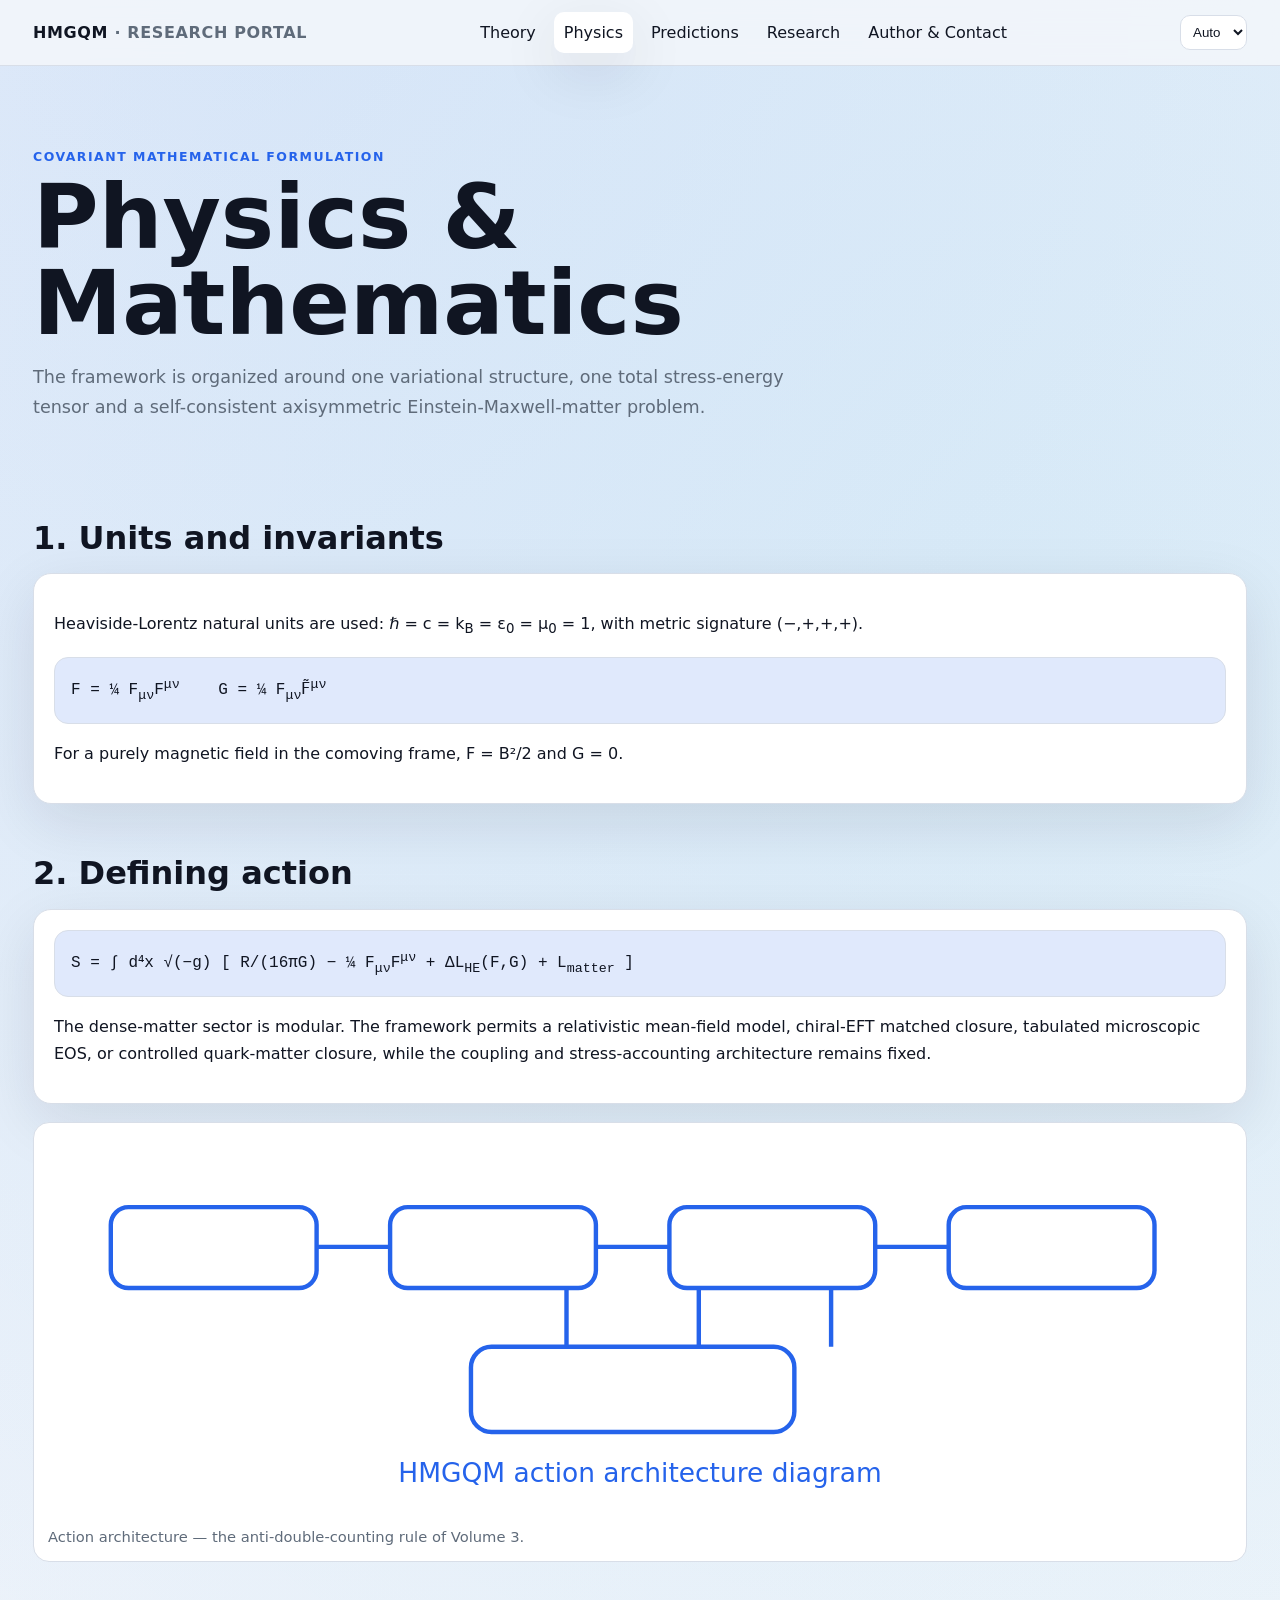
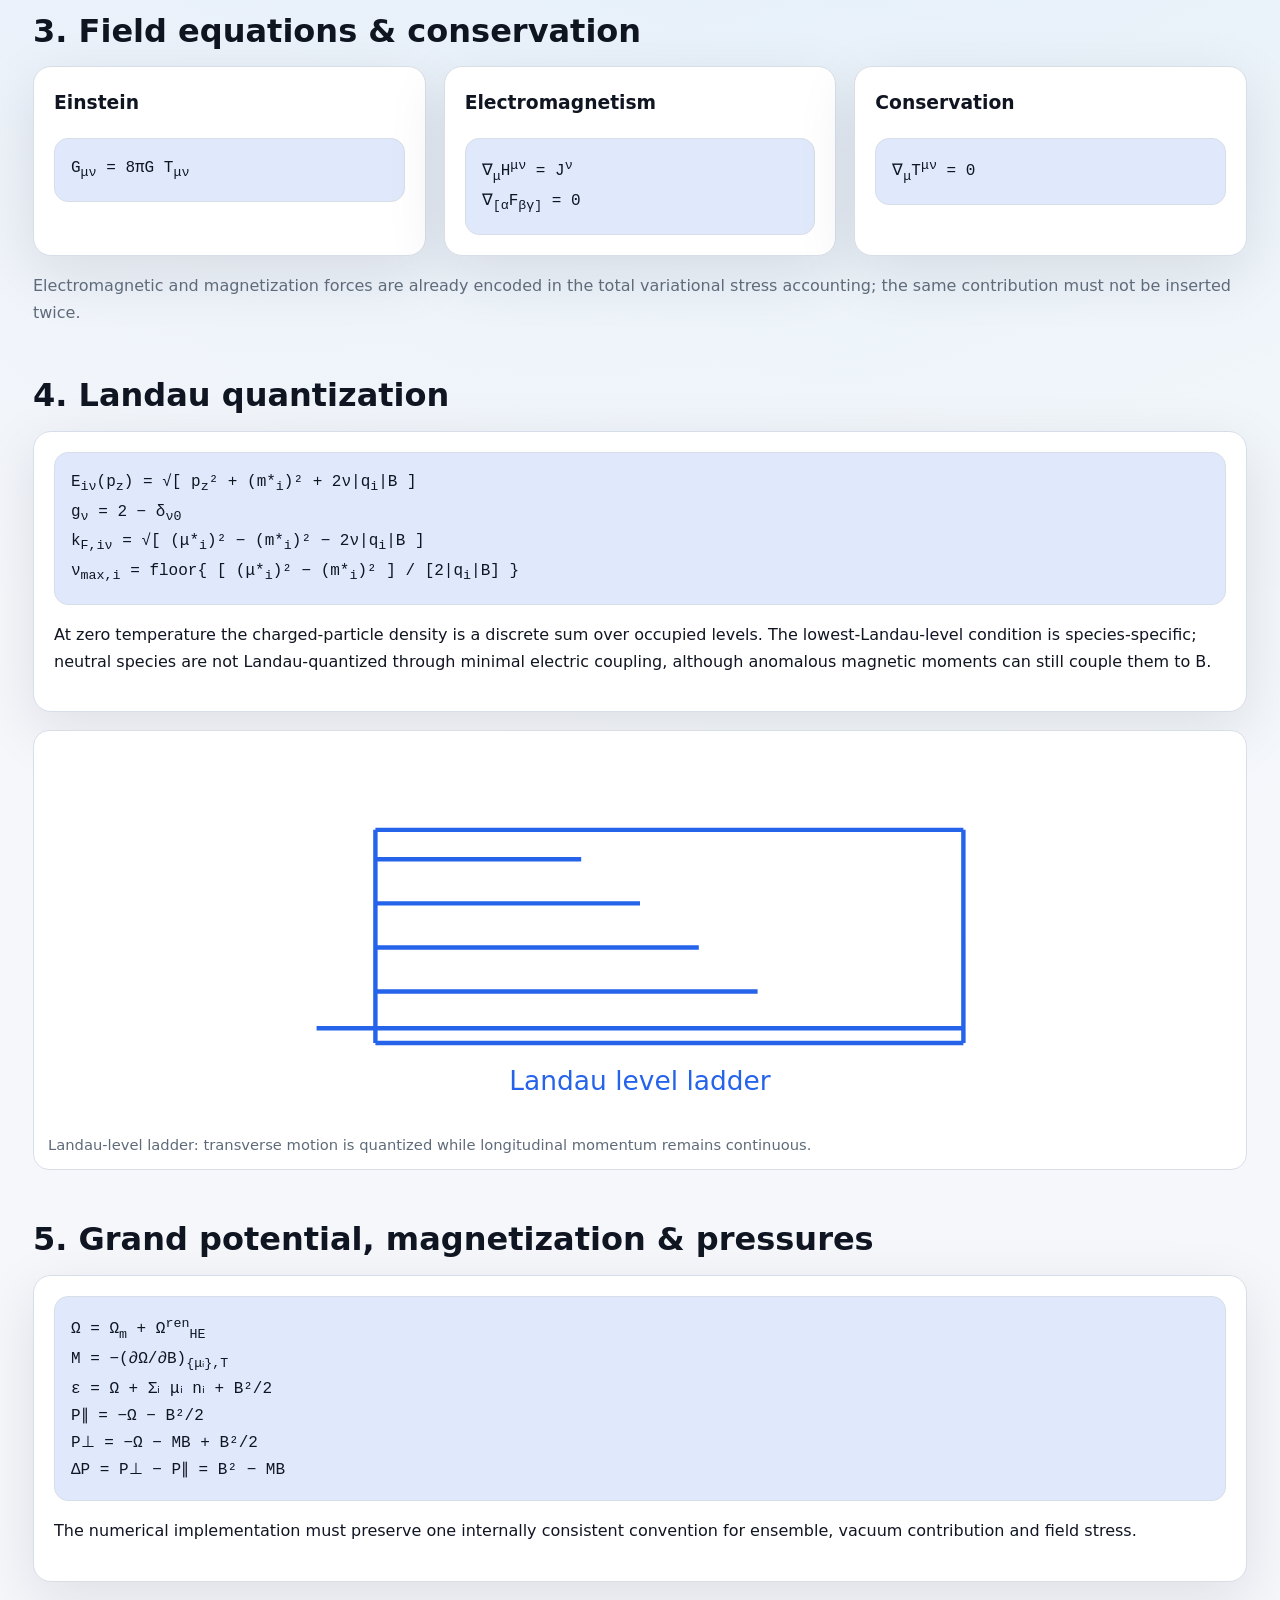
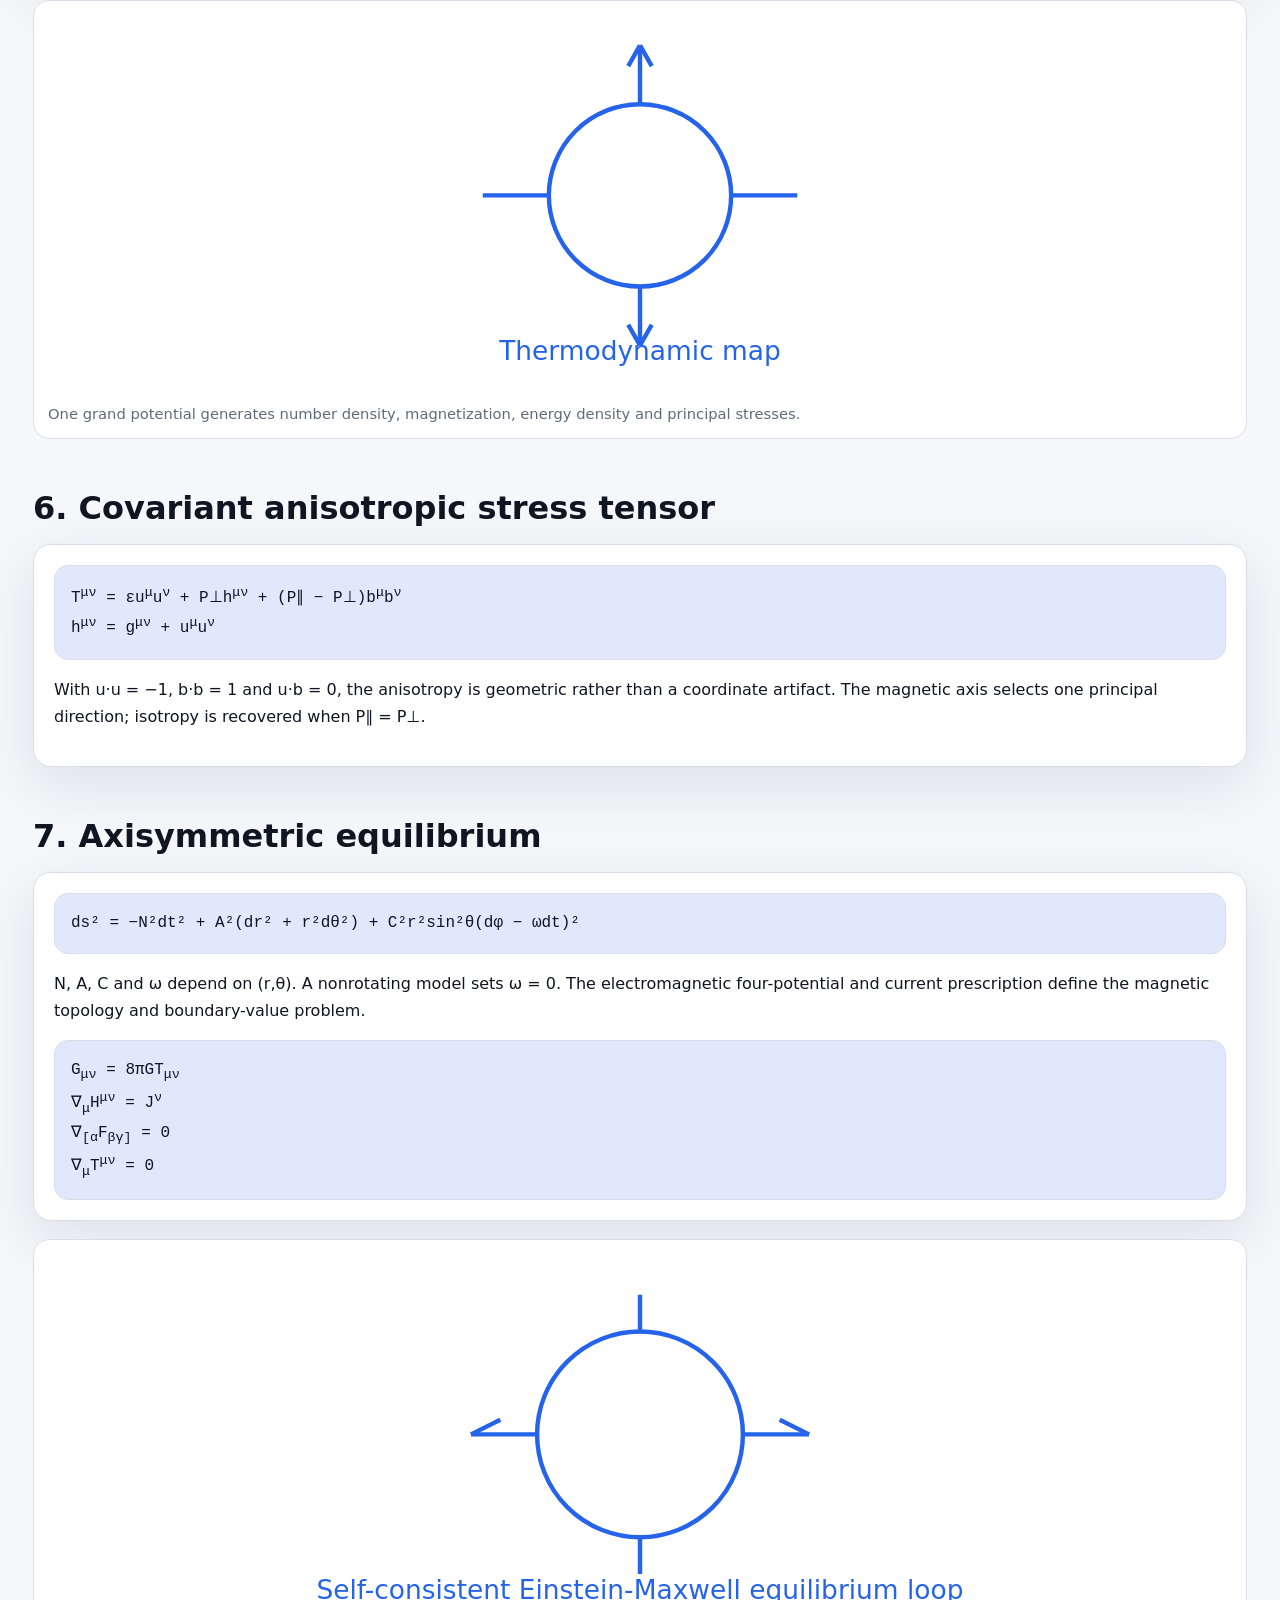
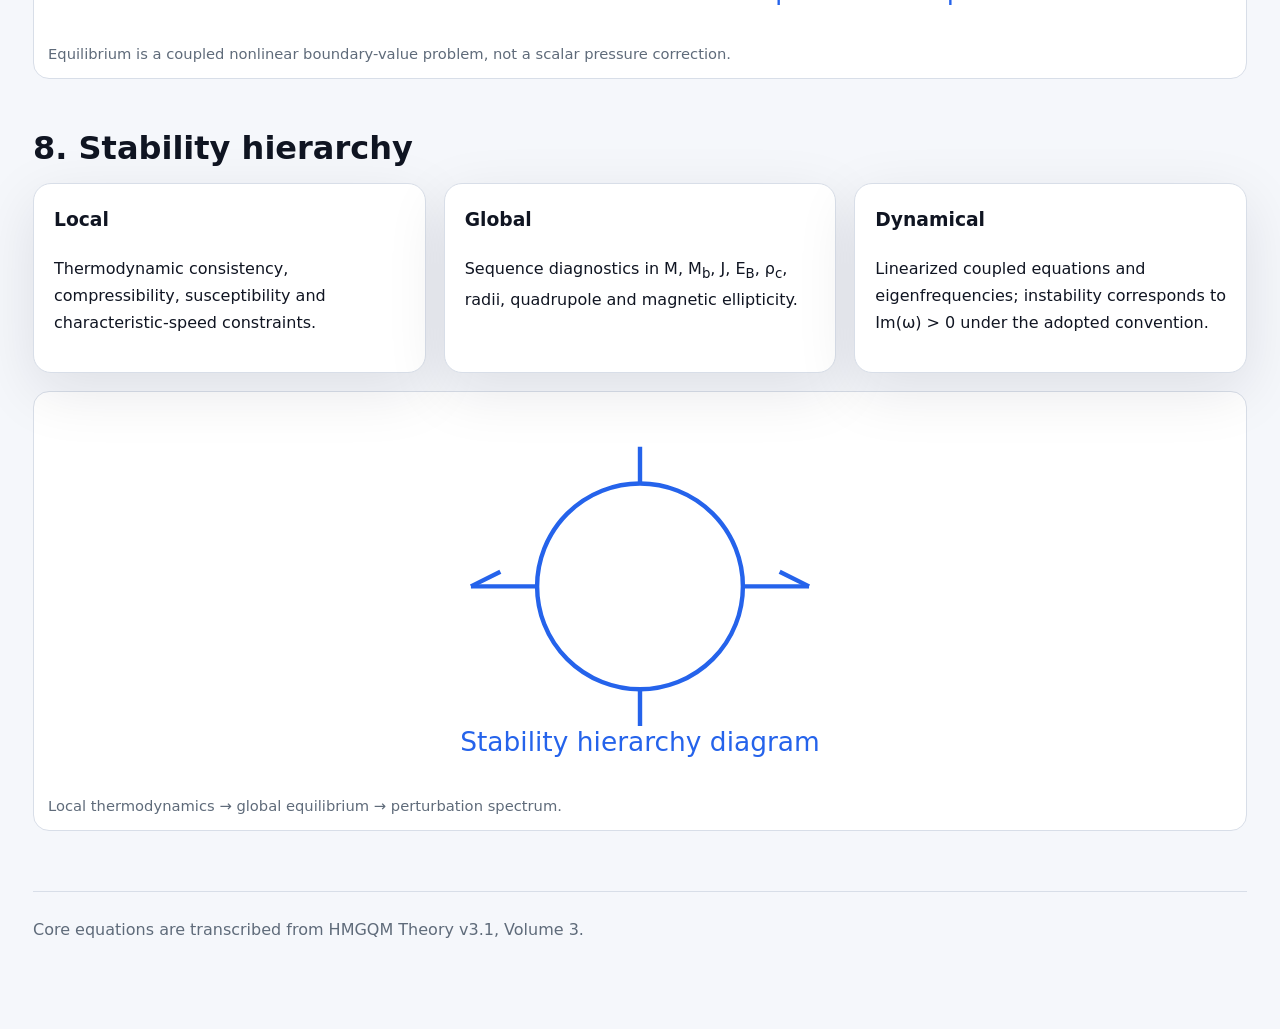
<file: physics.html>
<!doctype html><html lang="en"><head><meta charset="utf-8"><meta name="viewport" content="width=device-width,initial-scale=1"><title>HMGQM · Physics & Mathematics</title><meta name="description" content="Core HMGQM equations, action, finite-field QED, Landau quantization, stress tensor and axisymmetric equilibrium."><link rel="stylesheet" href="style.css"></head><body><header class="top"><nav class="nav"><a class="brand" href="index.html" aria-label="HMGQM Research Portal">HMGQM <span>· RESEARCH PORTAL</span></a><button class="nav-toggle" type="button" aria-label="Open navigation" aria-expanded="false" data-nav-toggle>☰</button><div class="links" data-nav-links><a data-nav="index.html" href="index.html">Theory</a><a data-nav="physics.html" href="physics.html">Physics</a><a data-nav="predictions.html" href="predictions.html">Predictions</a><a data-nav="research.html" href="research.html">Research</a><a data-nav="contact.html" href="contact.html">Author & Contact</a></div><select class="theme" data-theme-select aria-label="Theme"><option value="auto">Auto</option><option value="light">Light</option><option value="dark">Dark</option></select></nav></header><main class="wrap">
<section class="hero"><div><div class="eyebrow">Covariant mathematical formulation</div><h1>Physics & Mathematics</h1><p class="lead">The framework is organized around one variational structure, one total stress-energy tensor and a self-consistent axisymmetric Einstein-Maxwell-matter problem.</p></div></section>
<section class="section"><h2>1. Units and invariants</h2><div class="card full"><p>Heaviside-Lorentz natural units are used: ℏ = c = k<sub>B</sub> = ε<sub>0</sub> = μ<sub>0</sub> = 1, with metric signature (−,+,+,+).</p><div class="equation">F = ¼ F<sub>μν</sub>F<sup>μν</sup> &nbsp;&nbsp; G = ¼ F<sub>μν</sub>F̃<sup>μν</sup></div><p>For a purely magnetic field in the comoving frame, F = B²/2 and G = 0.</p></div></section>
<section class="section"><h2>2. Defining action</h2><div class="card full"><div class="equation">S = ∫ d⁴x √(−g) [ R/(16πG) − ¼ F<sub>μν</sub>F<sup>μν</sup> + ΔL<sub>HE</sub>(F,G) + L<sub>matter</sub> ]</div><p>The dense-matter sector is modular. The framework permits a relativistic mean-field model, chiral-EFT matched closure, tabulated microscopic EOS, or controlled quark-matter closure, while the coupling and stress-accounting architecture remains fixed.</p></div><div class="figure"><div style="padding:18px;color:var(--accent)"><svg viewBox="0 0 800 240" role="img" aria-label="HMGQM action architecture diagram" xmlns="http://www.w3.org/2000/svg"><g fill="none" stroke="currentColor" stroke-width="3"><rect x="40" y="45" width="140" height="55" rx="12"/><rect x="230" y="45" width="140" height="55" rx="12"/><rect x="420" y="45" width="140" height="55" rx="12"/><rect x="610" y="45" width="140" height="55" rx="12"/><path d="M180 72h50M370 72h50M560 72h50"/><rect x="285" y="140" width="220" height="58" rx="14"/><path d="M350 100v40M440 100v40M530 100v40"/></g><g fill="currentColor" font-family="system-ui" font-size="18" text-anchor="middle"><text x="400" y="232">HMGQM action architecture diagram</text></g></svg></div><div class="caption">Action architecture — the anti-double-counting rule of Volume 3.</div></div></section>
<section class="section"><h2>3. Field equations & conservation</h2><div class="grid"><article class="card"><h3>Einstein</h3><div class="equation">G<sub>μν</sub> = 8πG T<sub>μν</sub></div></article><article class="card"><h3>Electromagnetism</h3><div class="equation">∇<sub>μ</sub>H<sup>μν</sup> = J<sup>ν</sup><br>∇<sub>[α</sub>F<sub>βγ]</sub> = 0</div></article><article class="card"><h3>Conservation</h3><div class="equation">∇<sub>μ</sub>T<sup>μν</sup> = 0</div></article></div><p class="muted">Electromagnetic and magnetization forces are already encoded in the total variational stress accounting; the same contribution must not be inserted twice.</p></section>
<section class="section"><h2>4. Landau quantization</h2><div class="card full"><div class="equation">E<sub>iν</sub>(p<sub>z</sub>) = √[ p<sub>z</sub>² + (m*<sub>i</sub>)² + 2ν|q<sub>i</sub>|B ]<br>g<sub>ν</sub> = 2 − δ<sub>ν0</sub><br>k<sub>F,iν</sub> = √[ (μ*<sub>i</sub>)² − (m*<sub>i</sub>)² − 2ν|q<sub>i</sub>|B ]<br>ν<sub>max,i</sub> = floor{ [ (μ*<sub>i</sub>)² − (m*<sub>i</sub>)² ] / [2|q<sub>i</sub>|B] }</div><p>At zero temperature the charged-particle density is a discrete sum over occupied levels. The lowest-Landau-level condition is species-specific; neutral species are not Landau-quantized through minimal electric coupling, although anomalous magnetic moments can still couple them to B.</p></div><div class="figure"><div style="padding:18px;color:var(--accent)"><svg viewBox="0 0 800 240" role="img" aria-label="Landau level ladder" xmlns="http://www.w3.org/2000/svg"><g fill="none" stroke="currentColor" stroke-width="3"><path d="M180 190h440M220 165h260M220 135h220M220 105h180M220 75h140"/><path d="M220 55v145M620 55v145"/><path d="M220 55l400 0M220 200l400 0"/></g><g fill="currentColor" font-family="system-ui" font-size="18" text-anchor="middle"><text x="400" y="232">Landau level ladder</text></g></svg></div><div class="caption">Landau-level ladder: transverse motion is quantized while longitudinal momentum remains continuous.</div></div></section>
<section class="section"><h2>5. Grand potential, magnetization & pressures</h2><div class="card full"><div class="equation">Ω = Ω<sub>m</sub> + Ω<sup>ren</sup><sub>HE</sub><br>M = −(∂Ω/∂B)<sub>{μᵢ},T</sub><br>ε = Ω + Σᵢ μᵢ nᵢ + B²/2<br>P∥ = −Ω − B²/2<br>P⊥ = −Ω − MB + B²/2<br>ΔP = P⊥ − P∥ = B² − MB</div><p>The numerical implementation must preserve one internally consistent convention for ensemble, vacuum contribution and field stress.</p></div><div class="figure"><div style="padding:18px;color:var(--accent)"><svg viewBox="0 0 800 240" role="img" aria-label="Thermodynamic map" xmlns="http://www.w3.org/2000/svg"><g fill="none" stroke="currentColor" stroke-width="3"><circle cx="400" cy="120" r="62"/><path d="M400 58V18M400 182v40M338 120h-45M462 120h45"/><path d="M400 18l-8 14M400 18l8 14M400 222l-8-14M400 222l8-14"/></g><g fill="currentColor" font-family="system-ui" font-size="18" text-anchor="middle"><text x="400" y="232">Thermodynamic map</text></g></svg></div><div class="caption">One grand potential generates number density, magnetization, energy density and principal stresses.</div></div></section>
<section class="section"><h2>6. Covariant anisotropic stress tensor</h2><div class="card full"><div class="equation">T<sup>μν</sup> = εu<sup>μ</sup>u<sup>ν</sup> + P⊥h<sup>μν</sup> + (P∥ − P⊥)b<sup>μ</sup>b<sup>ν</sup><br>h<sup>μν</sup> = g<sup>μν</sup> + u<sup>μ</sup>u<sup>ν</sup></div><p>With u·u = −1, b·b = 1 and u·b = 0, the anisotropy is geometric rather than a coordinate artifact. The magnetic axis selects one principal direction; isotropy is recovered when P∥ = P⊥.</p></div></section>
<section class="section"><h2>7. Axisymmetric equilibrium</h2><div class="card full"><div class="equation">ds² = −N²dt² + A²(dr² + r²dθ²) + C²r²sin²θ(dφ − ωdt)²</div><p>N, A, C and ω depend on (r,θ). A nonrotating model sets ω = 0. The electromagnetic four-potential and current prescription define the magnetic topology and boundary-value problem.</p><div class="equation">G<sub>μν</sub> = 8πGT<sub>μν</sub><br>∇<sub>μ</sub>H<sup>μν</sup> = J<sup>ν</sup><br>∇<sub>[α</sub>F<sub>βγ]</sub> = 0<br>∇<sub>μ</sub>T<sup>μν</sup> = 0</div></div><div class="figure"><div style="padding:18px;color:var(--accent)"><svg viewBox="0 0 800 240" role="img" aria-label="Self-consistent Einstein-Maxwell equilibrium loop" xmlns="http://www.w3.org/2000/svg"><g fill="none" stroke="currentColor" stroke-width="3"><circle cx="400" cy="120" r="70"/><path d="M400 50V25M400 215v-25M330 120h-45M470 120h45"/><path d="M285 120l20-10M515 120l-20-10"/></g><g fill="currentColor" font-family="system-ui" font-size="18" text-anchor="middle"><text x="400" y="232">Self-consistent Einstein-Maxwell equilibrium loop</text></g></svg></div><div class="caption">Equilibrium is a coupled nonlinear boundary-value problem, not a scalar pressure correction.</div></div></section>
<section class="section"><h2>8. Stability hierarchy</h2><div class="grid"><article class="card"><h3>Local</h3><p>Thermodynamic consistency, compressibility, susceptibility and characteristic-speed constraints.</p></article><article class="card"><h3>Global</h3><p>Sequence diagnostics in M, M<sub>b</sub>, J, E<sub>B</sub>, ρ<sub>c</sub>, radii, quadrupole and magnetic ellipticity.</p></article><article class="card"><h3>Dynamical</h3><p>Linearized coupled equations and eigenfrequencies; instability corresponds to Im(ω) &gt; 0 under the adopted convention.</p></article></div><div class="figure"><div style="padding:18px;color:var(--accent)"><svg viewBox="0 0 800 240" role="img" aria-label="Stability hierarchy diagram" xmlns="http://www.w3.org/2000/svg"><g fill="none" stroke="currentColor" stroke-width="3"><circle cx="400" cy="120" r="70"/><path d="M400 50V25M400 215v-25M330 120h-45M470 120h45"/><path d="M285 120l20-10M515 120l-20-10"/></g><g fill="currentColor" font-family="system-ui" font-size="18" text-anchor="middle"><text x="400" y="232">Stability hierarchy diagram</text></g></svg></div><div class="caption">Local thermodynamics → global equilibrium → perturbation spectrum.</div></div></section>
<footer class="footer">Core equations are transcribed from HMGQM Theory v3.1, Volume 3.</footer></main><script src="app.js"></script></body></html>
</file>
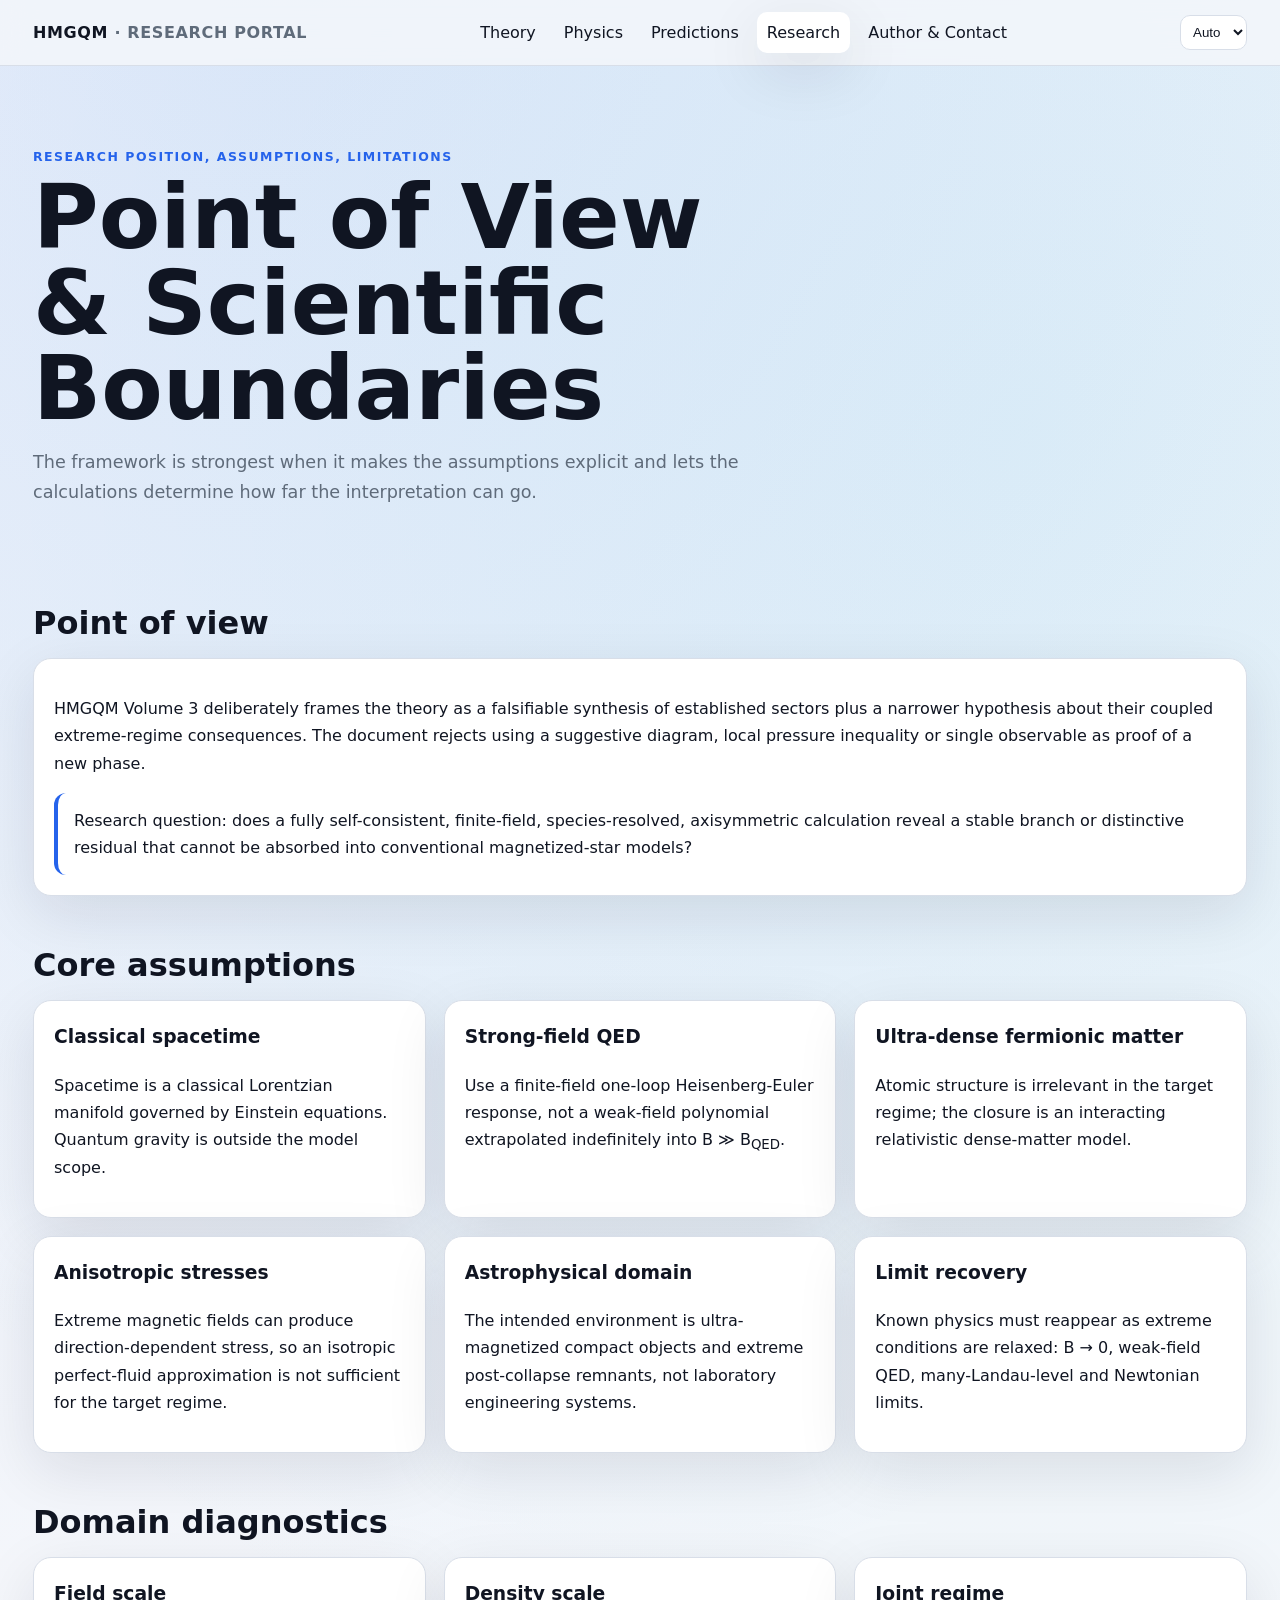
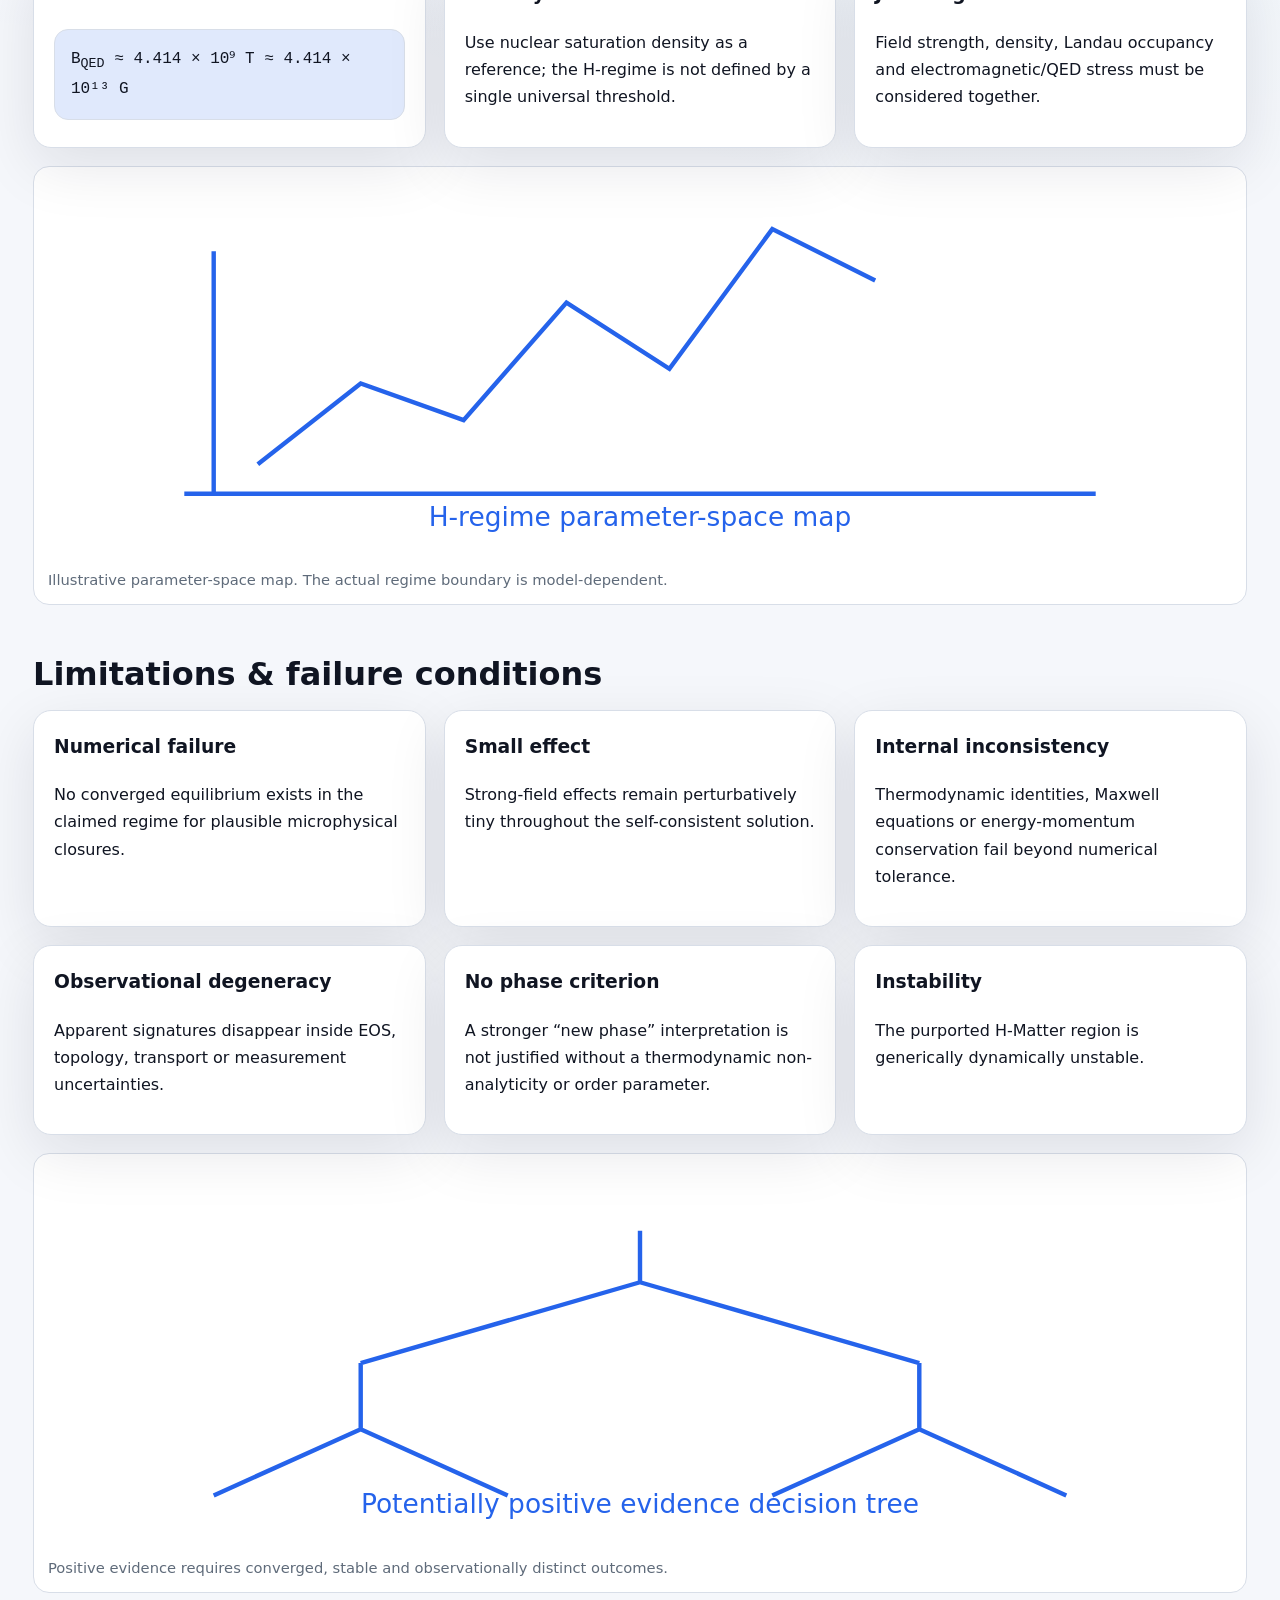
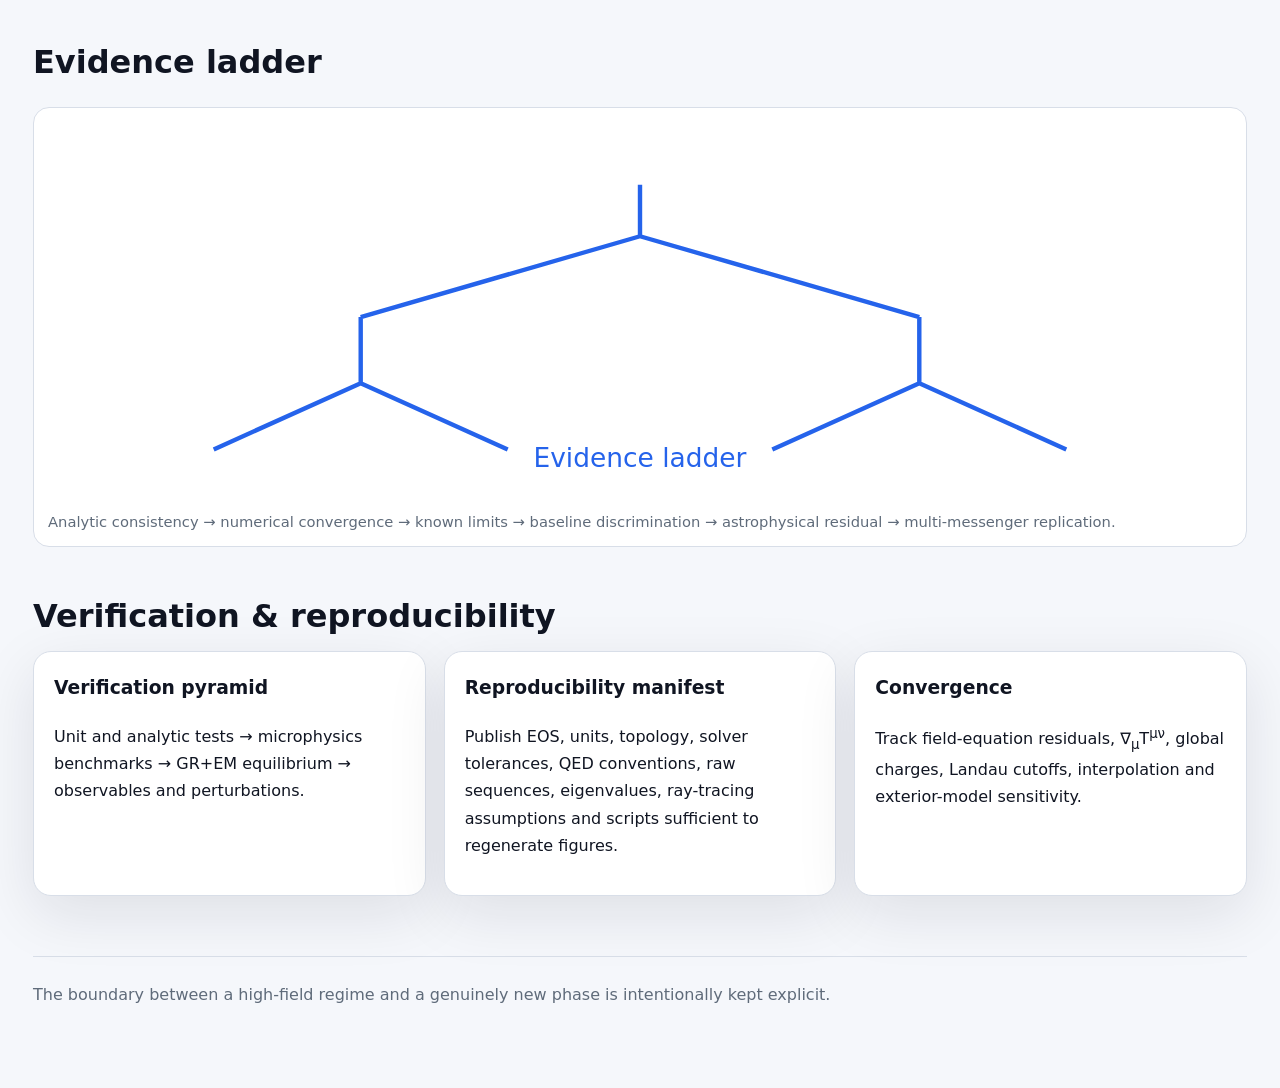
<file: research.html>
<!doctype html><html lang="en"><head><meta charset="utf-8"><meta name="viewport" content="width=device-width,initial-scale=1"><title>HMGQM · Point of View, Assumptions & Limitations</title><meta name="description" content="HMGQM research point of view, assumptions, domain of validity, limitations, falsification conditions and workflow."><link rel="stylesheet" href="style.css"></head><body><header class="top"><nav class="nav"><a class="brand" href="index.html" aria-label="HMGQM Research Portal">HMGQM <span>· RESEARCH PORTAL</span></a><button class="nav-toggle" type="button" aria-label="Open navigation" aria-expanded="false" data-nav-toggle>☰</button><div class="links" data-nav-links><a data-nav="index.html" href="index.html">Theory</a><a data-nav="physics.html" href="physics.html">Physics</a><a data-nav="predictions.html" href="predictions.html">Predictions</a><a data-nav="research.html" href="research.html">Research</a><a data-nav="contact.html" href="contact.html">Author & Contact</a></div><select class="theme" data-theme-select aria-label="Theme"><option value="auto">Auto</option><option value="light">Light</option><option value="dark">Dark</option></select></nav></header><main class="wrap"><section class="hero"><div><div class="eyebrow">Research position, assumptions, limitations</div><h1>Point of View & Scientific Boundaries</h1><p class="lead">The framework is strongest when it makes the assumptions explicit and lets the calculations determine how far the interpretation can go.</p></div></section>
<section class="section"><h2>Point of view</h2><div class="card full"><p>HMGQM Volume 3 deliberately frames the theory as a falsifiable synthesis of established sectors plus a narrower hypothesis about their coupled extreme-regime consequences. The document rejects using a suggestive diagram, local pressure inequality or single observable as proof of a new phase.</p><div class="callout">Research question: does a fully self-consistent, finite-field, species-resolved, axisymmetric calculation reveal a stable branch or distinctive residual that cannot be absorbed into conventional magnetized-star models?</div></div></section>
<section class="section"><h2>Core assumptions</h2><div class="grid"><article class="card"><h3>Classical spacetime</h3><p>Spacetime is a classical Lorentzian manifold governed by Einstein equations. Quantum gravity is outside the model scope.</p></article><article class="card"><h3>Strong-field QED</h3><p>Use a finite-field one-loop Heisenberg-Euler response, not a weak-field polynomial extrapolated indefinitely into B ≫ B<sub>QED</sub>.</p></article><article class="card"><h3>Ultra-dense fermionic matter</h3><p>Atomic structure is irrelevant in the target regime; the closure is an interacting relativistic dense-matter model.</p></article><article class="card"><h3>Anisotropic stresses</h3><p>Extreme magnetic fields can produce direction-dependent stress, so an isotropic perfect-fluid approximation is not sufficient for the target regime.</p></article><article class="card"><h3>Astrophysical domain</h3><p>The intended environment is ultra-magnetized compact objects and extreme post-collapse remnants, not laboratory engineering systems.</p></article><article class="card"><h3>Limit recovery</h3><p>Known physics must reappear as extreme conditions are relaxed: B → 0, weak-field QED, many-Landau-level and Newtonian limits.</p></article></div></section>
<section class="section"><h2>Domain diagnostics</h2><div class="grid"><article class="card"><h3>Field scale</h3><div class="equation">B<sub>QED</sub> ≈ 4.414 × 10⁹ T ≈ 4.414 × 10¹³ G</div></article><article class="card"><h3>Density scale</h3><p>Use nuclear saturation density as a reference; the H-regime is not defined by a single universal threshold.</p></article><article class="card"><h3>Joint regime</h3><p>Field strength, density, Landau occupancy and electromagnetic/QED stress must be considered together.</p></article></div><div class="figure"><div style="padding:18px;color:var(--accent)"><svg viewBox="0 0 800 240" role="img" aria-label="H-regime parameter-space map" xmlns="http://www.w3.org/2000/svg"><g fill="none" stroke="currentColor" stroke-width="3"><path d="M90 210h620M110 210V45"/><path d="M140 190l70-55 70 25 70-80 70 45 70-95 70 35"/></g><g fill="currentColor" font-family="system-ui" font-size="18" text-anchor="middle"><text x="400" y="232">H-regime parameter-space map</text></g></svg></div><div class="caption">Illustrative parameter-space map. The actual regime boundary is model-dependent.</div></div></section>
<section class="section"><h2>Limitations & failure conditions</h2><div class="grid"><article class="card"><h3>Numerical failure</h3><p>No converged equilibrium exists in the claimed regime for plausible microphysical closures.</p></article><article class="card"><h3>Small effect</h3><p>Strong-field effects remain perturbatively tiny throughout the self-consistent solution.</p></article><article class="card"><h3>Internal inconsistency</h3><p>Thermodynamic identities, Maxwell equations or energy-momentum conservation fail beyond numerical tolerance.</p></article><article class="card"><h3>Observational degeneracy</h3><p>Apparent signatures disappear inside EOS, topology, transport or measurement uncertainties.</p></article><article class="card"><h3>No phase criterion</h3><p>A stronger “new phase” interpretation is not justified without a thermodynamic non-analyticity or order parameter.</p></article><article class="card"><h3>Instability</h3><p>The purported H-Matter region is generically dynamically unstable.</p></article></div><div class="figure"><div style="padding:18px;color:var(--accent)"><svg viewBox="0 0 800 240" role="img" aria-label="Potentially positive evidence decision tree" xmlns="http://www.w3.org/2000/svg"><g fill="none" stroke="currentColor" stroke-width="3"><path d="M400 40v35M400 75L210 130M400 75L590 130M210 130v45M590 130v45M210 175l-100 45M210 175l100 45M590 175l-100 45M590 175l100 45"/></g><g fill="currentColor" font-family="system-ui" font-size="18" text-anchor="middle"><text x="400" y="232">Potentially positive evidence decision tree</text></g></svg></div><div class="caption">Positive evidence requires converged, stable and observationally distinct outcomes.</div></div></section>
<section class="section"><h2>Evidence ladder</h2><div class="figure"><div style="padding:18px;color:var(--accent)"><svg viewBox="0 0 800 240" role="img" aria-label="Evidence ladder" xmlns="http://www.w3.org/2000/svg"><g fill="none" stroke="currentColor" stroke-width="3"><path d="M400 40v35M400 75L210 130M400 75L590 130M210 130v45M590 130v45M210 175l-100 45M210 175l100 45M590 175l-100 45M590 175l100 45"/></g><g fill="currentColor" font-family="system-ui" font-size="18" text-anchor="middle"><text x="400" y="232">Evidence ladder</text></g></svg></div><div class="caption">Analytic consistency → numerical convergence → known limits → baseline discrimination → astrophysical residual → multi-messenger replication.</div></div></section>
<section class="section"><h2>Verification & reproducibility</h2><div class="grid"><article class="card"><h3>Verification pyramid</h3><p>Unit and analytic tests → microphysics benchmarks → GR+EM equilibrium → observables and perturbations.</p></article><article class="card"><h3>Reproducibility manifest</h3><p>Publish EOS, units, topology, solver tolerances, QED conventions, raw sequences, eigenvalues, ray-tracing assumptions and scripts sufficient to regenerate figures.</p></article><article class="card"><h3>Convergence</h3><p>Track field-equation residuals, ∇<sub>μ</sub>T<sup>μν</sup>, global charges, Landau cutoffs, interpolation and exterior-model sensitivity.</p></article></div></section>
<footer class="footer">The boundary between a high-field regime and a genuinely new phase is intentionally kept explicit.</footer></main><script src="app.js"></script></body></html>
</file>
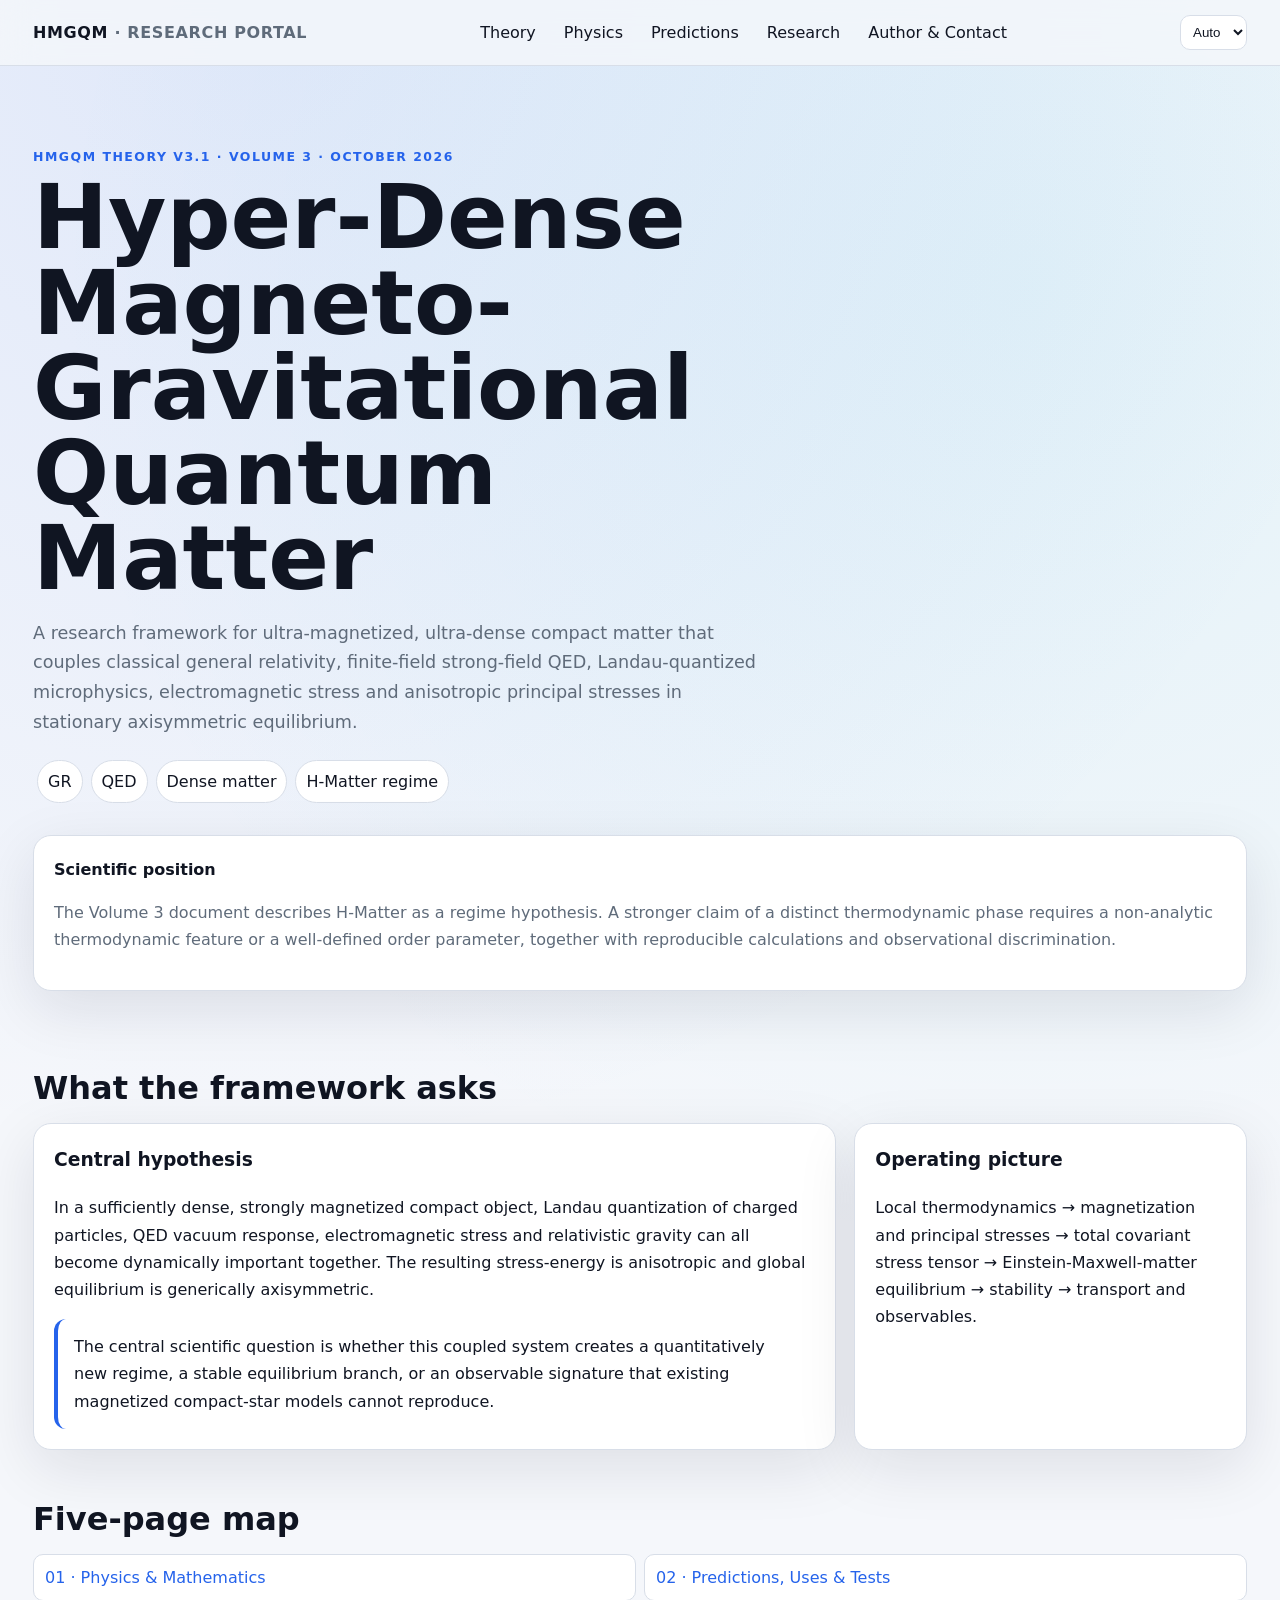
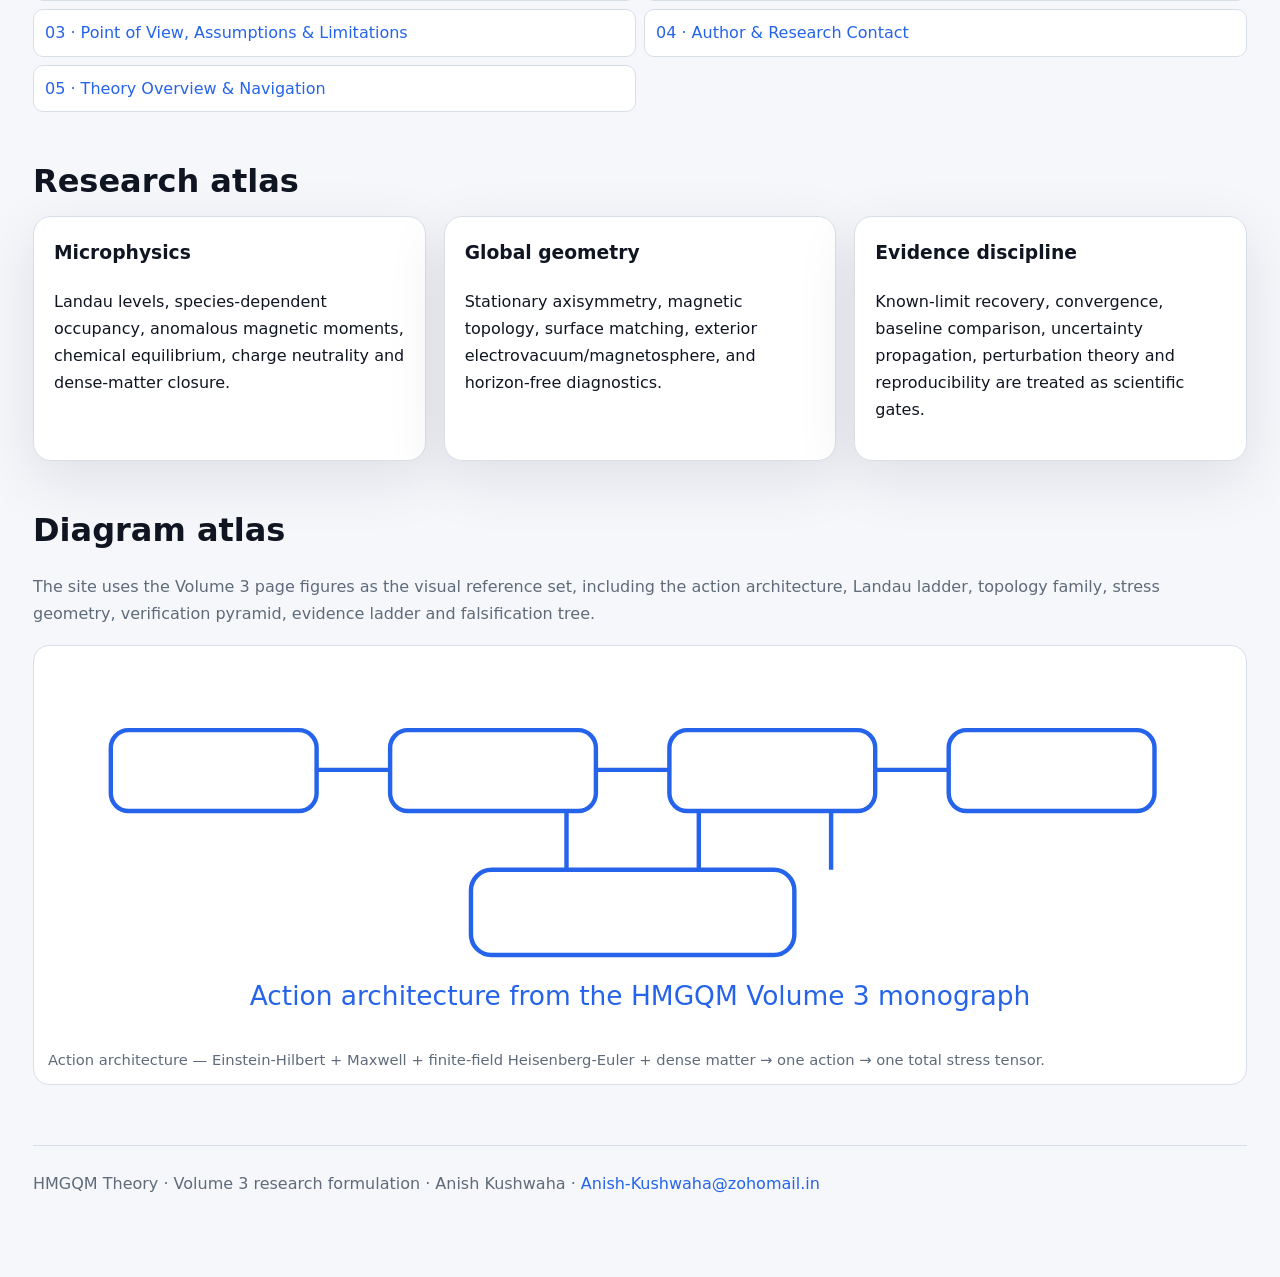
<file: theory.html>
<!doctype html><html lang="en"><head><meta charset="utf-8"><meta name="viewport" content="width=device-width,initial-scale=1"><title>HMGQM Theory · Core Framework</title>
<meta name="description" content="HMGQM Theory Volume 3: strong-field QED, dense matter, magnetic stress and classical general relativity in an axisymmetric compact-object framework.">
<meta name="keywords" content="HMGQM,H-Matter,Hyper-Dense Magneto-Gravitational Quantum Matter,strong-field QED,Landau quantization,magnetized dense matter,Einstein-Maxwell,compact stars,magnetars,anisotropic stress">
<meta property="og:title" content="HMGQM Theory · Core Framework"><meta property="og:description" content="Research portal for HMGQM Theory v3.1."><meta property="og:type" content="website"><link rel="stylesheet" href="style.css"></head>
<body><header class="top"><nav class="nav"><a class="brand" href="index.html" aria-label="HMGQM Research Portal">HMGQM <span>· RESEARCH PORTAL</span></a><button class="nav-toggle" type="button" aria-label="Open navigation" aria-expanded="false" data-nav-toggle>☰</button><div class="links" data-nav-links><a data-nav="index.html" href="index.html">Theory</a><a data-nav="physics.html" href="physics.html">Physics</a><a data-nav="predictions.html" href="predictions.html">Predictions</a><a data-nav="research.html" href="research.html">Research</a><a data-nav="contact.html" href="contact.html">Author & Contact</a></div><select class="theme" data-theme-select aria-label="Theme"><option value="auto">Auto</option><option value="light">Light</option><option value="dark">Dark</option></select></nav></header>
<main class="wrap"><section class="hero"><div><div class="eyebrow">HMGQM Theory v3.1 · Volume 3 · October 2026</div><h1>Hyper-Dense Magneto-Gravitational Quantum Matter</h1><p class="lead">A research framework for ultra-magnetized, ultra-dense compact matter that couples classical general relativity, finite-field strong-field QED, Landau-quantized microphysics, electromagnetic stress and anisotropic principal stresses in stationary axisymmetric equilibrium.</p><span class="badge">GR</span><span class="badge">QED</span><span class="badge">Dense matter</span><span class="badge">H-Matter regime</span></div><div class="card"><b>Scientific position</b><p class="muted">The Volume 3 document describes H-Matter as a regime hypothesis. A stronger claim of a distinct thermodynamic phase requires a non-analytic thermodynamic feature or a well-defined order parameter, together with reproducible calculations and observational discrimination.</p></div></section>
<section class="section"><h2>What the framework asks</h2><div class="grid"><article class="card wide"><h3>Central hypothesis</h3><p>In a sufficiently dense, strongly magnetized compact object, Landau quantization of charged particles, QED vacuum response, electromagnetic stress and relativistic gravity can all become dynamically important together. The resulting stress-energy is anisotropic and global equilibrium is generically axisymmetric.</p><div class="callout">The central scientific question is whether this coupled system creates a quantitatively new regime, a stable equilibrium branch, or an observable signature that existing magnetized compact-star models cannot reproduce.</div></article><article class="card"><h3>Operating picture</h3><p>Local thermodynamics → magnetization and principal stresses → total covariant stress tensor → Einstein-Maxwell-matter equilibrium → stability → transport and observables.</p></article></div></section>
<section class="section"><h2>Five-page map</h2><div class="toc"><a href="physics.html">01 · Physics & Mathematics</a><a href="predictions.html">02 · Predictions, Uses & Tests</a><a href="research.html">03 · Point of View, Assumptions & Limitations</a><a href="contact.html">04 · Author & Research Contact</a><a href="index.html">05 · Theory Overview & Navigation</a></div></section>
<section class="section"><h2>Research atlas</h2><div class="grid"><article class="card"><h3>Microphysics</h3><p>Landau levels, species-dependent occupancy, anomalous magnetic moments, chemical equilibrium, charge neutrality and dense-matter closure.</p></article><article class="card"><h3>Global geometry</h3><p>Stationary axisymmetry, magnetic topology, surface matching, exterior electrovacuum/magnetosphere, and horizon-free diagnostics.</p></article><article class="card"><h3>Evidence discipline</h3><p>Known-limit recovery, convergence, baseline comparison, uncertainty propagation, perturbation theory and reproducibility are treated as scientific gates.</p></article></div></section>
<section class="section"><h2>Diagram atlas</h2><p class="muted">The site uses the Volume 3 page figures as the visual reference set, including the action architecture, Landau ladder, topology family, stress geometry, verification pyramid, evidence ladder and falsification tree.</p><div class="figure"><div style="padding:18px;color:var(--accent)"><svg viewBox="0 0 800 240" role="img" aria-label="Action architecture from the HMGQM Volume 3 monograph" xmlns="http://www.w3.org/2000/svg"><g fill="none" stroke="currentColor" stroke-width="3"><rect x="40" y="45" width="140" height="55" rx="12"/><rect x="230" y="45" width="140" height="55" rx="12"/><rect x="420" y="45" width="140" height="55" rx="12"/><rect x="610" y="45" width="140" height="55" rx="12"/><path d="M180 72h50M370 72h50M560 72h50"/><rect x="285" y="140" width="220" height="58" rx="14"/><path d="M350 100v40M440 100v40M530 100v40"/></g><g fill="currentColor" font-family="system-ui" font-size="18" text-anchor="middle"><text x="400" y="232">Action architecture from the HMGQM Volume 3 monograph</text></g></svg></div><div class="caption">Action architecture — Einstein-Hilbert + Maxwell + finite-field Heisenberg-Euler + dense matter → one action → one total stress tensor.</div></div></section>
<footer class="footer">HMGQM Theory · Volume 3 research formulation · Anish Kushwaha · <a href="mailto:Anish-Kushwaha@zohomail.in">Anish-Kushwaha@zohomail.in</a></footer></main><script src="app.js"></script></body></html>
</file>
<file: style.css>
:root{color-scheme:light dark;--bg:#f5f7fb;--panel:#fff;--text:#101522;--muted:#5f6b7a;--line:#d8dee8;--accent:#2563eb;--accent2:#06b6d4;--shadow:0 18px 60px rgba(15,23,42,.10)}[data-theme=dark]{color-scheme:dark;--bg:#060a12;--panel:#0d1421;--text:#edf3ff;--muted:#9ba8bb;--line:#223049;--accent:#60a5fa;--accent2:#22d3ee;--shadow:0 18px 70px rgba(0,0,0,.35)}*{box-sizing:border-box}html{scroll-behavior:smooth}body{margin:0;font:16px/1.7 Inter,system-ui,-apple-system,Segoe UI,Roboto,Arial,sans-serif;background:radial-gradient(circle at 20% 0%,rgba(37,99,235,.10),transparent 38%),radial-gradient(circle at 80% 10%,rgba(6,182,212,.08),transparent 35%),var(--bg);color:var(--text)}a{color:var(--accent);text-decoration:none}a:hover{text-decoration:underline}.top{position:sticky;top:0;z-index:50;backdrop-filter:blur(16px);background:color-mix(in srgb,var(--bg) 82%,transparent);border-bottom:1px solid var(--line)}.nav{max-width:1250px;margin:auto;padding:12px 18px;display:flex;gap:18px;align-items:center;justify-content:space-between}.brand{font-weight:900;letter-spacing:.04em}.links{display:flex;gap:8px;flex-wrap:wrap}.links a{padding:7px 10px;border-radius:10px;color:var(--text)}.links a.active,.links a:hover{background:var(--panel);text-decoration:none;box-shadow:var(--shadow)}.theme{border:1px solid var(--line);background:var(--panel);color:var(--text);border-radius:10px;padding:8px}.wrap{max-width:1250px;margin:auto;padding:28px 18px 80px}.hero{padding:52px 0 28px;display:grid;grid-template-columns:1.3fr .7fr;gap:28px;align-items:end}.eyebrow{color:var(--accent);font-weight:800;text-transform:uppercase;letter-spacing:.12em;font-size:.78rem}.hero h1{font-size:clamp(2.7rem,7vw,5.7rem);line-height:.95;margin:8px 0 16px;max-width:900px}.lead{font-size:1.1rem;color:var(--muted);max-width:850px}.badge{display:inline-flex;gap:8px;align-items:center;padding:7px 10px;border:1px solid var(--line);border-radius:999px;background:var(--panel);margin:4px}.grid{display:grid;grid-template-columns:repeat(12,1fr);gap:18px}.card{grid-column:span 4;background:var(--panel);border:1px solid var(--line);border-radius:18px;padding:20px;box-shadow:var(--shadow)}.card.wide{grid-column:span 8}.card.full{grid-column:1/-1}.card h3{margin-top:0}.section{margin-top:42px}.section h2{font-size:2rem;margin-bottom:8px}.muted{color:var(--muted)}.equation{font-family:ui-monospace,SFMono-Regular,Menlo,monospace;font-size:1rem;padding:16px;border:1px solid var(--line);border-radius:14px;background:color-mix(in srgb,var(--panel) 86%,var(--accent) 14%);overflow:auto}.figure{margin:18px 0;border:1px solid var(--line);border-radius:16px;overflow:hidden;background:var(--panel)}.figure img{display:block;width:100%;height:auto}.caption{padding:12px 14px;color:var(--muted);font-size:.92rem}.toc{display:grid;grid-template-columns:repeat(2,minmax(0,1fr));gap:8px}.toc a{border:1px solid var(--line);padding:9px 11px;border-radius:10px;background:var(--panel)}pre{overflow:auto}.table{width:100%;border-collapse:collapse}.table th,.table td{padding:10px;border-bottom:1px solid var(--line);text-align:left;vertical-align:top}.callout{border-left:4px solid var(--accent);padding:14px 16px;background:var(--panel);border-radius:12px}.danger{border-left-color:#ef4444}.footer{margin-top:60px;padding-top:24px;border-top:1px solid var(--line);color:var(--muted)}@media(max-width:900px){.hero{grid-template-columns:1fr}.card,.card.wide{grid-column:1/-1}.toc{grid-template-columns:1fr}.links{display:none}}
/* Enhanced navigation */
.nav{position:relative}.brand{white-space:nowrap;color:var(--text);text-decoration:none}.brand:hover{text-decoration:none}.brand span{color:var(--muted);font-weight:700}.nav-toggle{display:none;border:1px solid var(--line);background:var(--panel);color:var(--text);border-radius:10px;padding:8px 11px;font-size:1.1rem;cursor:pointer}
.button{display:inline-block;padding:9px 13px;border:1px solid var(--line);border-radius:10px;background:var(--panel);font-weight:800}.button:hover{text-decoration:none;transform:translateY(-1px)}
/* Animated scientific diagrams */
.figure svg{display:block;width:100%;height:auto;min-height:220px}.figure svg path,.figure svg line,.figure svg polyline,.figure svg polygon{stroke-dasharray:900;stroke-dashoffset:900;animation:diagramDraw 3.8s ease forwards,diagramFlow 5s ease-in-out 3.8s infinite}.figure svg circle{transform-box:fill-box;transform-origin:center;animation:diagramPulse 2.8s ease-in-out infinite}.figure svg rect{animation:diagramFloat 4.5s ease-in-out infinite}.figure svg text{animation:diagramText 2s ease-in-out infinite alternate}
@keyframes diagramDraw{to{stroke-dashoffset:0}}@keyframes diagramFlow{50%{stroke-opacity:.48}100%{stroke-opacity:1}}@keyframes diagramPulse{0%,100%{transform:scale(1);opacity:.85}50%{transform:scale(1.08);opacity:1}}@keyframes diagramFloat{0%,100%{transform:translateY(0)}50%{transform:translateY(-4px)}}@keyframes diagramText{from{opacity:.72}to{opacity:1}}
/* External astrophysical media */
.media-grid{display:grid;grid-template-columns:repeat(2,minmax(0,1fr));gap:18px}.media-card{margin:0;border:1px solid var(--line);border-radius:18px;overflow:hidden;background:var(--panel);box-shadow:var(--shadow)}.media-card img{display:block;width:100%;aspect-ratio:16/9;object-fit:cover}.media-card figcaption{padding:14px 16px;color:var(--muted)}.media-note{margin-top:10px}.media-banner{display:grid;grid-template-columns:1.2fr .8fr;gap:22px;align-items:center;border:1px solid var(--line);border-radius:20px;overflow:hidden;background:var(--panel);box-shadow:var(--shadow)}.media-banner img{display:block;width:100%;height:100%;min-height:300px;object-fit:cover}.media-banner>div{padding:22px}
/* Author profile */
.author-profile{display:grid;grid-template-columns:230px 1fr;gap:26px;align-items:center;border:1px solid var(--line);border-radius:22px;padding:22px;background:var(--panel);box-shadow:var(--shadow)}.author-photo img{width:100%;aspect-ratio:1;border-radius:18px;object-fit:cover;border:1px solid var(--line)}.author-main h2{font-size:2.3rem;margin:5px 0 8px}.profile-facts{display:grid;grid-template-columns:repeat(3,minmax(0,1fr));gap:10px;margin-top:18px}.profile-facts>div{padding:12px;border:1px solid var(--line);border-radius:12px;background:color-mix(in srgb,var(--panel) 88%,var(--accent) 12%)}.profile-facts span,.profile-facts small{display:block;color:var(--muted);font-size:.78rem}.profile-facts b{display:block;margin-top:3px}.social-grid{display:grid;grid-template-columns:repeat(4,minmax(0,1fr));gap:10px}.social-card{display:flex;flex-direction:column;gap:2px;padding:13px;border:1px solid var(--line);border-radius:13px;background:var(--panel);color:var(--text);transition:transform .2s ease,border-color .2s ease}.social-card:hover{transform:translateY(-3px);border-color:var(--accent);text-decoration:none}.social-card span{color:var(--muted);font-size:.85rem;overflow-wrap:anywhere}
@media(max-width:900px){.nav-toggle{display:block;margin-left:auto}.links{display:none;position:absolute;left:12px;right:12px;top:62px;padding:10px;border:1px solid var(--line);border-radius:16px;background:color-mix(in srgb,var(--panel) 94%,transparent);box-shadow:var(--shadow);flex-direction:column}.links.open{display:flex}.links a{padding:11px 12px}.theme{margin-left:0}.brand span{display:none}.media-grid,.media-banner{grid-template-columns:1fr}.author-profile{grid-template-columns:1fr}.author-photo{max-width:220px}.profile-facts{grid-template-columns:repeat(2,minmax(0,1fr))}.social-grid{grid-template-columns:repeat(2,minmax(0,1fr))}}
@media(max-width:520px){.profile-facts,.social-grid{grid-template-columns:1fr}.media-banner img{min-height:220px}}
@media(prefers-reduced-motion:reduce){html{scroll-behavior:auto}.figure svg path,.figure svg line,.figure svg polyline,.figure svg polygon,.figure svg circle,.figure svg rect,.figure svg text{animation:none}.social-card,.button{transition:none}}
</file>
